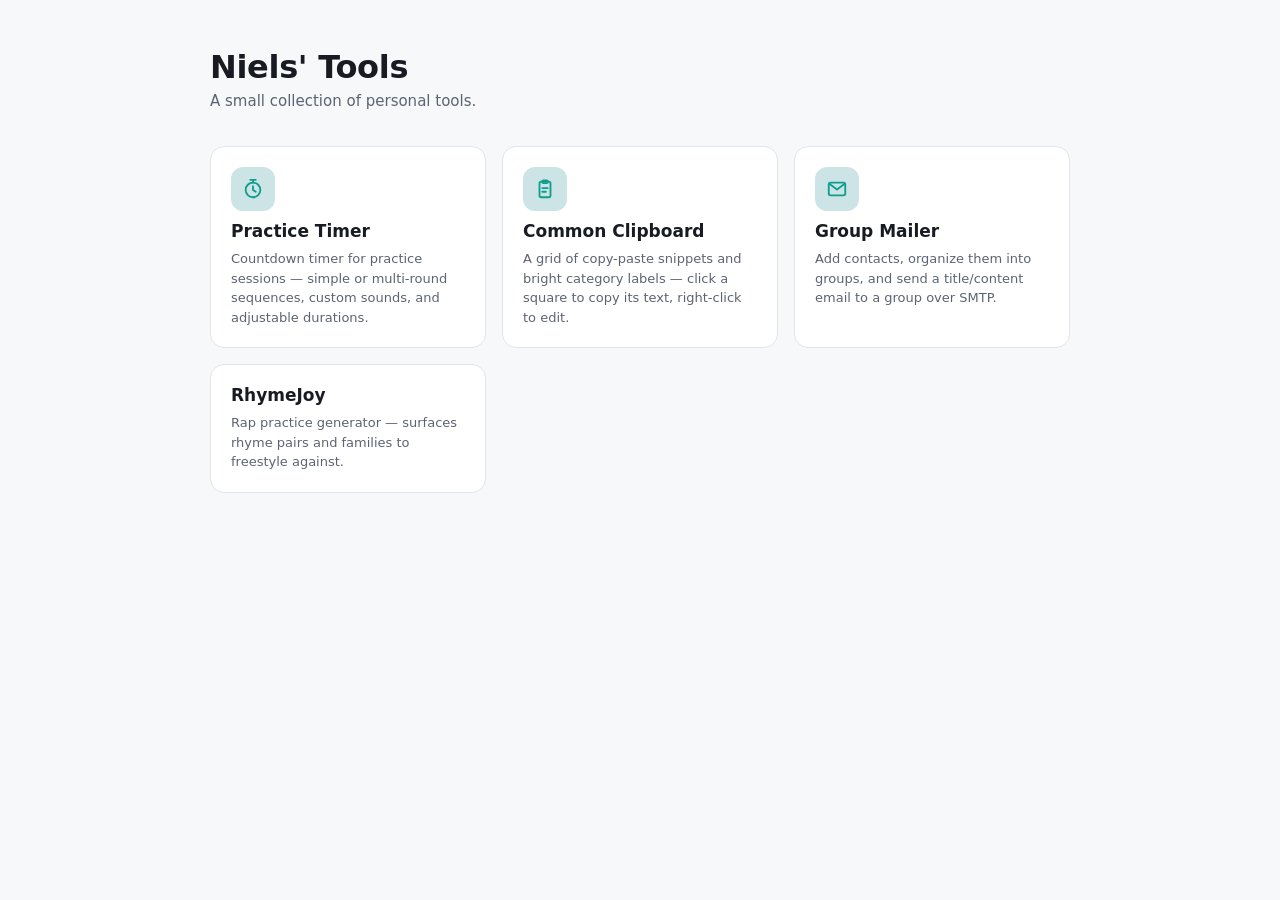
<file: index.html>
<!DOCTYPE html>
<html lang="en">
<head>
<meta charset="UTF-8">
<meta name="viewport" content="width=device-width, initial-scale=1.0">
<title>Niels' Tools</title>
<link rel="stylesheet" href="styles.css">
</head>
<body>
<div class="wrap">
  <header class="site-header">
    <h1>Niels' Tools</h1>
    <p class="tagline">A small collection of personal tools.</p>
  </header>

  <div class="tool-grid">
    <a class="tool-card" href="tools/practice-timer/index.html">
      <span class="tool-icon" aria-hidden="true">
        <svg viewBox="0 0 24 24" fill="none" stroke="currentColor" stroke-width="2" stroke-linecap="round" stroke-linejoin="round">
          <circle cx="12" cy="13" r="8"></circle>
          <path d="M12 9v4l3 2"></path>
          <path d="M9 2h6"></path>
          <path d="M12 2v3"></path>
        </svg>
      </span>
      <span class="tool-name">Practice Timer</span>
      <span class="tool-desc">Countdown timer for practice sessions — simple or multi-round sequences, custom sounds, and adjustable durations.</span>
    </a>
    <a class="tool-card" href="tools/common-clipboard/index.html">
      <span class="tool-icon" aria-hidden="true">
        <svg viewBox="0 0 24 24" fill="none" stroke="currentColor" stroke-width="2" stroke-linecap="round" stroke-linejoin="round">
          <rect x="6" y="4" width="12" height="17" rx="2"></rect>
          <rect x="9" y="2.5" width="6" height="3" rx="1"></rect>
          <path d="M9 11h6"></path>
          <path d="M9 15h4"></path>
        </svg>
      </span>
      <span class="tool-name">Common Clipboard</span>
      <span class="tool-desc">A grid of copy-paste snippets and bright category labels — click a square to copy its text, right-click to edit.</span>
    </a>
    <a class="tool-card" href="tools/group-mailer/index.html">
      <span class="tool-icon" aria-hidden="true">
        <svg viewBox="0 0 24 24" fill="none" stroke="currentColor" stroke-width="2" stroke-linecap="round" stroke-linejoin="round">
          <rect x="3" y="5" width="18" height="14" rx="2"></rect>
          <path d="m4 6.5 8 6 8-6"></path>
        </svg>
      </span>
      <span class="tool-name">Group Mailer</span>
      <span class="tool-desc">Add contacts, organize them into groups, and send a title/content email to a group over SMTP.</span>
    </a>
    <a class="tool-card" href="https://nielswritescode.github.io/freestyle-practice/">
      <span class="tool-name">RhymeJoy</span>
      <span class="tool-desc">Rap practice generator — surfaces rhyme pairs and families to freestyle against.</span>
    </a>
  </div>
</div>
</body>
</html>
</file>
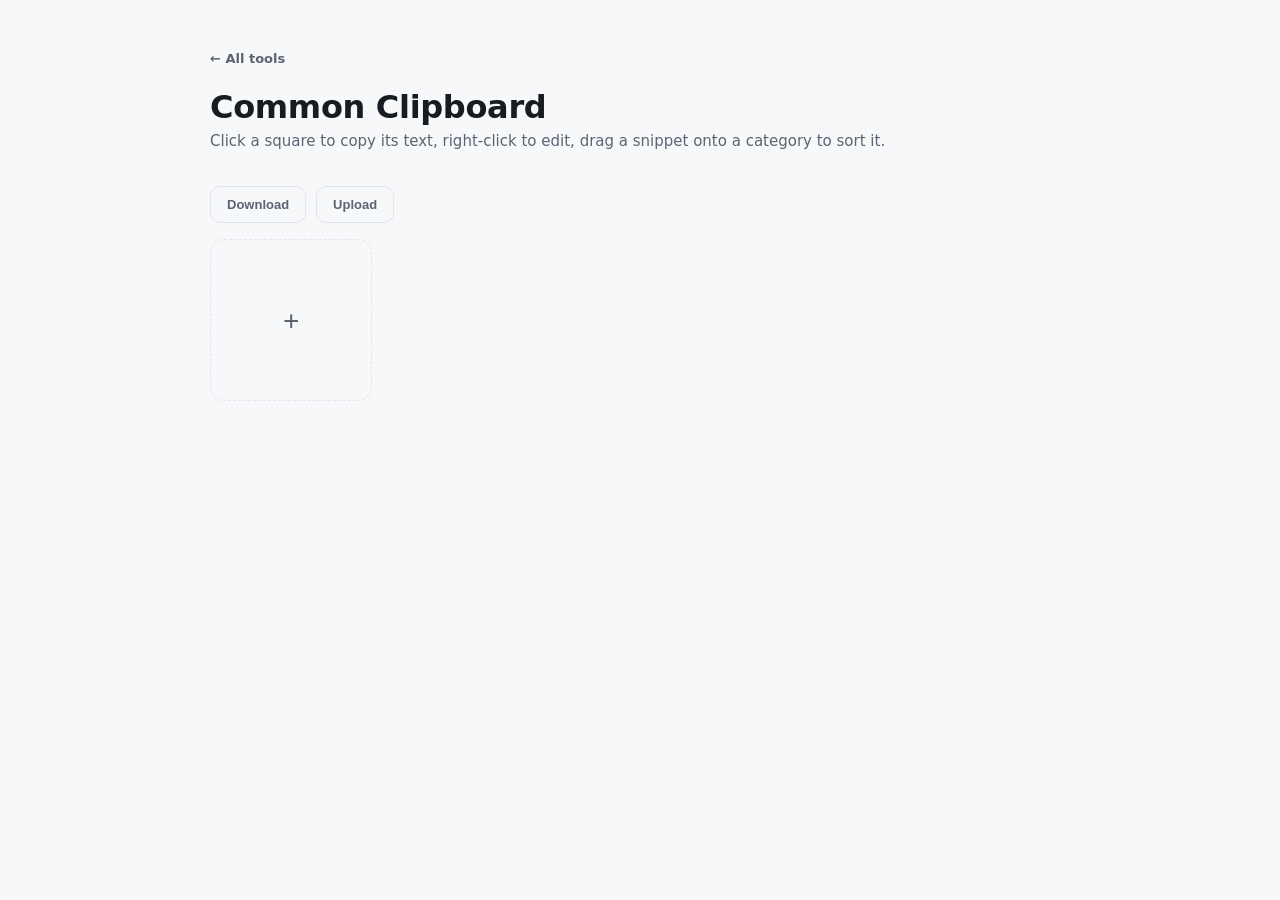
<file: tools/common-clipboard/index.html>
<!DOCTYPE html>
<html lang="en">
<head>
<meta charset="UTF-8">
<meta name="viewport" content="width=device-width, initial-scale=1.0">
<title>Common Clipboard — Niels' Tools</title>
<link rel="stylesheet" href="../../styles.css">
<link rel="stylesheet" href="clipboard.css">
</head>
<body>
<div class="wrap">
  <a class="back-link" href="../../index.html">&larr; All tools</a>
  <header class="site-header">
    <h1>Common Clipboard</h1>
    <p class="tagline">Click a square to copy its text, right-click to edit, drag a snippet onto a category to sort it.</p>
  </header>

  <div class="row" style="margin-bottom:16px;">
    <button type="button" class="btn-ghost" id="clipExportBtn">Download</button>
    <button type="button" class="btn-ghost" id="clipImportBtn">Upload</button>
    <input type="file" id="clipImportInput" accept="application/json,.json" hidden>
  </div>

  <div class="clip-board" id="clipBoard"></div>
</div>

<div class="clip-modal-backdrop" id="clipModalBackdrop" hidden>
  <div class="panel clip-modal">
    <div class="row center" id="clipTypeRow">
      <button type="button" class="pill clip-type-pill active" data-clip-type="snippet">Snippet</button>
      <button type="button" class="pill clip-type-pill" data-clip-type="category">Category</button>
    </div>

    <div id="clipSnippetFields">
      <div class="label">Text</div>
      <textarea class="clip-textarea" id="clipTextarea" rows="6" placeholder="Type or paste text…"></textarea>
    </div>

    <div id="clipCategoryFields" hidden>
      <div class="label">Category name</div>
      <input type="text" class="clip-category-input" id="clipCategoryInput" placeholder="e.g. Work" maxlength="40">
      <div class="label" style="margin-top:14px;">Color</div>
      <div class="row" id="clipColorRow"></div>
    </div>

    <div class="row" style="margin-top:14px;">
      <button type="button" class="btn-main" id="clipSaveBtn">Save</button>
      <button type="button" class="btn-ghost" id="clipCancelBtn">Cancel</button>
      <button type="button" class="btn-ghost clip-delete-btn" id="clipDeleteBtn">Delete</button>
    </div>
  </div>
</div>

<script src="clipboard.js"></script>
</body>
</html>
</file>
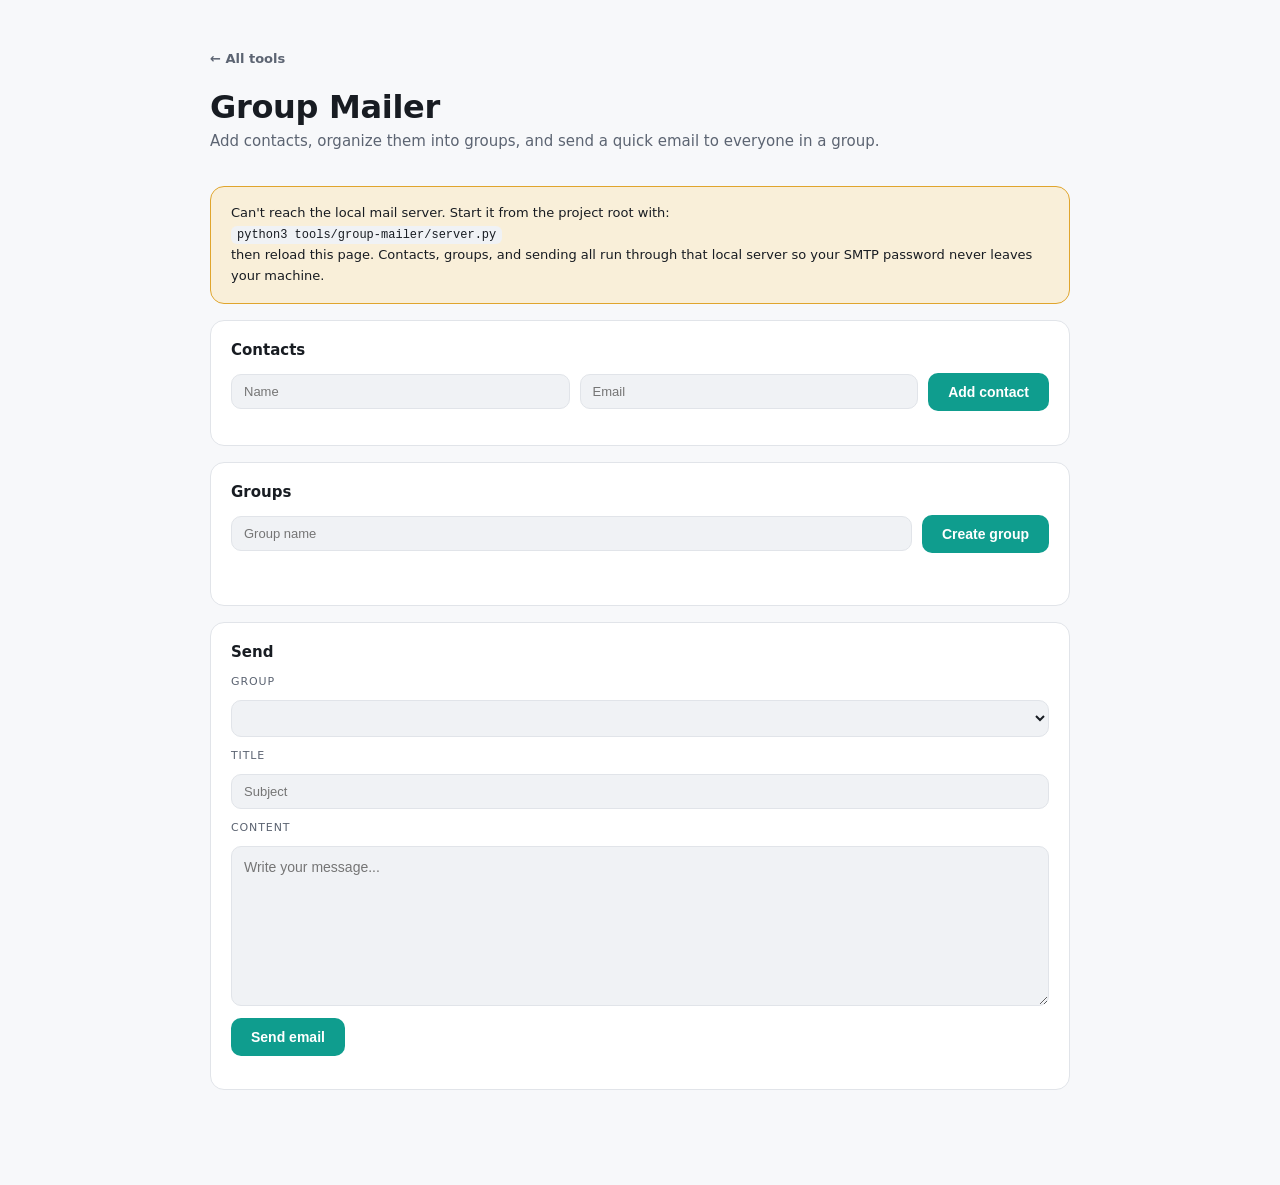
<file: tools/group-mailer/index.html>
<!DOCTYPE html>
<html lang="en">
<head>
<meta charset="UTF-8">
<meta name="viewport" content="width=device-width, initial-scale=1.0">
<title>Group Mailer — Niels' Tools</title>
<link rel="stylesheet" href="../../styles.css">
<link rel="stylesheet" href="mailer.css">
</head>
<body>
<div class="wrap">
  <a class="back-link" href="../../index.html">&larr; All tools</a>
  <header class="site-header">
    <h1>Group Mailer</h1>
    <p class="tagline">Add contacts, organize them into groups, and send a quick email to everyone in a group.</p>
  </header>

  <div class="mailer-banner" id="mailerBanner">
    Can't reach the local mail server. Start it from the project root with:
    <br><code>python3 tools/group-mailer/server.py</code>
    <br>then reload this page. Contacts, groups, and sending all run through that local server so your SMTP password never leaves your machine.
  </div>

  <div class="panel">
    <h2 class="mailer-section-title">Contacts</h2>
    <form class="row" id="contactForm">
      <input type="text" class="mailer-input" id="contactName" placeholder="Name" required>
      <input type="email" class="mailer-input" id="contactEmail" placeholder="Email" required>
      <button type="submit" class="btn-main">Add contact</button>
    </form>
    <div class="mailer-list" id="contactList"></div>
    <p class="mailer-empty" id="contactEmpty" hidden>No contacts yet — add one above.</p>
  </div>

  <div class="panel">
    <h2 class="mailer-section-title">Groups</h2>
    <form class="row" id="groupForm">
      <input type="text" class="mailer-input" id="groupName" placeholder="Group name" required>
      <button type="submit" class="btn-main">Create group</button>
    </form>
    <div class="mailer-checkbox-grid" id="groupNewMembers"></div>
    <p class="mailer-empty" id="groupNewEmpty" hidden>Add contacts first, then pick who's in this group.</p>

    <div class="mailer-list" id="groupList" style="margin-top:22px;"></div>
    <p class="mailer-empty" id="groupEmpty" hidden>No groups yet — create one above.</p>
  </div>

  <div class="panel">
    <h2 class="mailer-section-title">Send</h2>
    <div class="row">
      <div class="label">Group</div>
      <select class="mailer-select" id="sendGroup"></select>
    </div>
    <div class="row">
      <div class="label">Title</div>
      <input type="text" class="mailer-input" id="sendSubject" placeholder="Subject">
    </div>
    <div class="row">
      <div class="label">Content</div>
      <textarea class="mailer-textarea" id="sendBody" placeholder="Write your message..."></textarea>
    </div>
    <div class="row">
      <button type="button" class="btn-main" id="sendBtn">Send email</button>
    </div>
    <p class="mailer-status" id="sendStatus"></p>
  </div>
</div>
<script src="mailer.js"></script>
</body>
</html>
</file>
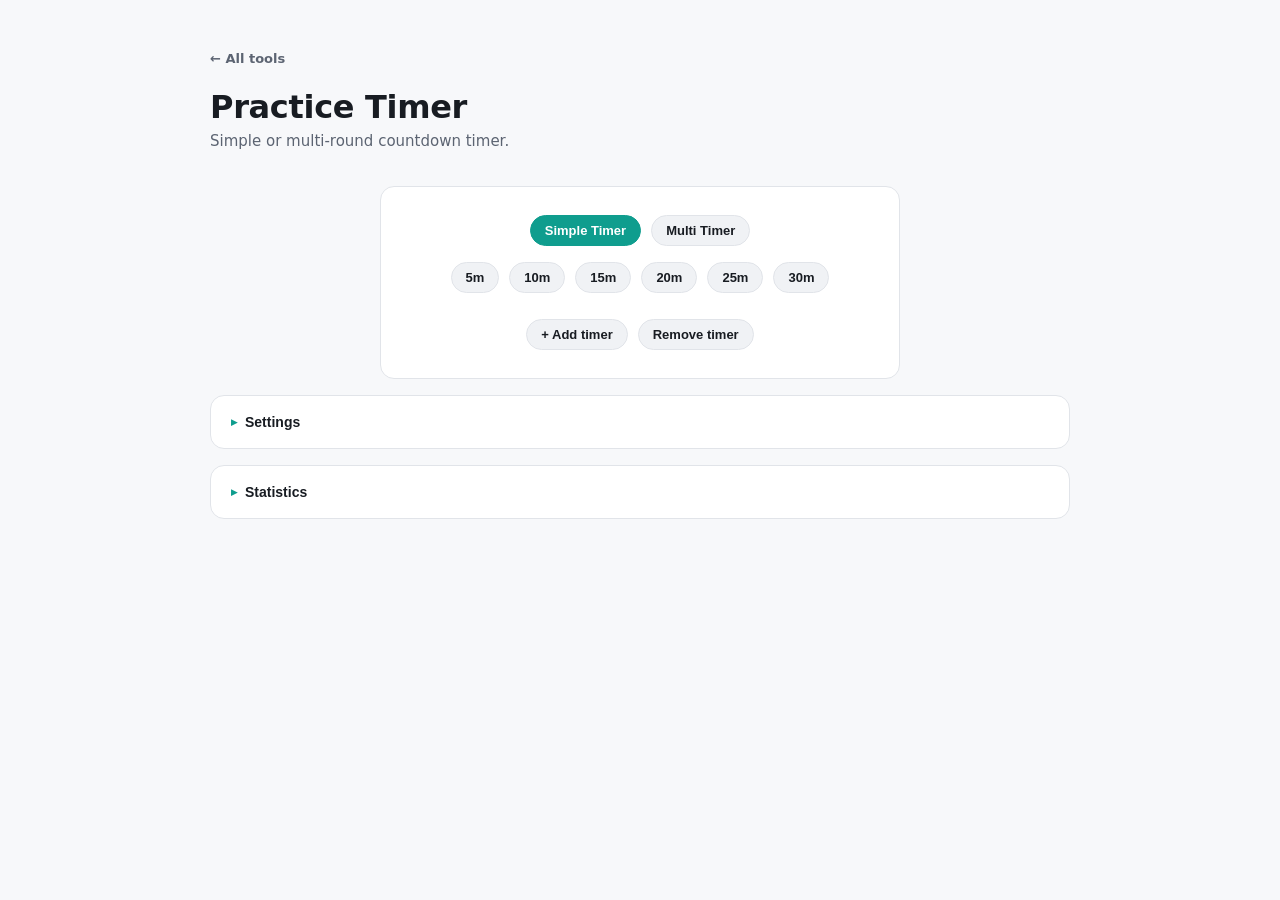
<file: tools/practice-timer/index.html>
<!DOCTYPE html>
<html lang="en">
<head>
<meta charset="UTF-8">
<meta name="viewport" content="width=device-width, initial-scale=1.0">
<title>Practice Timer — Niels' Tools</title>
<link rel="stylesheet" href="../../styles.css">
<link rel="stylesheet" href="timer.css">
</head>
<body>
<div class="practice-flash" id="practiceFlash" aria-hidden="true">PRACTICE</div>
<div class="wrap">
  <a class="back-link" href="../../index.html">&larr; All tools</a>
  <header class="site-header">
    <h1>Practice Timer</h1>
    <p class="tagline">Simple or multi-round countdown timer.</p>
  </header>

  <div class="panel timer-card">
    <div class="row center">
      <button type="button" class="pill timer-mode-pill active" data-timer-mode="simple">Simple Timer</button>
      <button type="button" class="pill timer-mode-pill" data-timer-mode="multi">Multi Timer</button>
    </div>

    <div class="timer-setup" id="timerSetup">
      <div class="timer-picker" id="timerPicker">
        <div class="row timer-duration-row center" id="timerDurationRow"></div>
        <div class="row timer-duration-controls center">
          <button type="button" class="pill" id="timerAddDurationBtn">+ Add timer</button>
          <button type="button" class="pill" id="timerRemoveDurationBtn">Remove timer</button>
          <button type="button" class="pill" id="timerAddSequenceBtn" hidden>Add sequence</button>
        </div>
        <div class="timer-saved-wrap" id="timerSavedWrap" hidden>
          <div class="label">Saved timers</div>
          <div class="row timer-duration-row center" id="timerSavedRow"></div>
        </div>
        <div class="timer-sequence" id="timerSequence" hidden></div>
        <div class="row timer-multi-actions center" id="timerMultiActions" hidden>
          <button type="button" class="btn-ghost timer-symbol-btn" id="timerReturnBtn" aria-label="Return — undo last">&#10005;</button>
          <button type="button" class="pill timer-symbol-btn" id="timerLoopBtn" aria-label="Loop">&#8734;</button>
          <button type="button" class="btn-ghost timer-symbol-btn" id="timerSaveBtn" aria-label="Save timer">&#128190;</button>
          <button type="button" class="btn-main timer-symbol-btn" id="timerConfirmBtn" aria-label="Confirm">&#10003;</button>
        </div>

        <div class="timer-sequence-build" id="timerSequenceBuild" hidden>
          <div class="label">Tap timers to build a sequence, then press a number to repeat it into the multi timer</div>
          <div class="timer-sequence" id="timerSubSequence"></div>
          <div class="row timer-multi-actions center">
            <button type="button" class="btn-ghost timer-symbol-btn" id="timerSubSequenceReturnBtn" aria-label="Return — undo last">&#10005;</button>
            <div class="timer-repeat-row" id="timerRepeatRow"></div>
          </div>
        </div>
      </div>
    </div>

    <div class="timer-running" id="timerRunning" hidden>
      <div class="timer-running-sequence-row" id="timerRunningSequenceRow">
        <div class="timer-sequence" id="timerRunningSequence"></div>
        <span class="timer-loop-indicator" id="timerLoopIndicator" aria-label="Looping" hidden>&#8734;</span>
      </div>
      <button type="button" class="timer-countdown" id="timerCountdown" aria-label="Stop timer">0:00</button>
    </div>
  </div>

  <details class="panel collapsible-panel" id="settingsDetails">
    <summary>Settings</summary>
    <div class="collapsible-body">
      <div class="row">
        <div class="label">Timer sound</div>
        <button type="button" class="pill timer-sound-pill active" data-timer-sound="chime">Chime</button>
        <button type="button" class="pill timer-sound-pill" data-timer-sound="bell">Bell</button>
        <button type="button" class="pill timer-sound-pill" data-timer-sound="beep">Beep</button>
        <button type="button" class="pill timer-sound-pill" data-timer-sound="gong">Gong</button>
        <button type="button" class="pill timer-sound-pill" data-timer-sound="ascend">Ascend</button>
        <button type="button" class="pill timer-sound-pill" data-timer-sound="waves">Waves</button>
        <button type="button" class="btn-ghost" id="timerSoundPreviewBtn">Preview</button>
      </div>
      <div class="row" style="margin-top:14px;">
        <div class="label">Timer volume</div>
        <input type="range" id="timerVolumeSlider" min="0" max="100" step="5" value="70">
        <span class="range-value" id="timerVolumeValue">70%</span>
      </div>
      <div class="row" style="margin-top:14px;">
        <div class="label">Keyboard shortcuts</div>
        <button type="button" class="pill timer-shortcuts-pill active" data-timer-shortcuts="on">On</button>
        <button type="button" class="pill timer-shortcuts-pill" data-timer-shortcuts="off">Off</button>
      </div>
      <ul class="timer-shortcuts-list" id="timerShortcutsList">
        <li><kbd>Space</kbd> Start (multi: confirm) / stop</li>
        <li><kbd>Esc</kbd> Stop running timer</li>
        <li><kbd>1</kbd>–<kbd>9</kbd> Pick the Nth timer (while building a sequence: repeat count)</li>
        <li><kbd>Backspace</kbd> Undo last queued timer</li>
        <li><kbd>S</kbd> / <kbd>M</kbd> Simple / Multi mode</li>
        <li><kbd>L</kbd> Toggle loop (multi)</li>
      </ul>
    </div>
  </details>

  <details class="panel collapsible-panel" id="statsDetails">
    <summary>Statistics</summary>
    <div class="collapsible-body">
      <div class="row">
        <div class="label">Timers completed</div>
        <span class="range-value" id="timerStatsCount">0</span>
      </div>
      <div class="row" style="margin-top:14px;">
        <div class="label">Total time practiced</div>
        <span class="range-value" id="timerStatsDuration">0s</span>
      </div>
    </div>
  </details>

  <dialog class="timer-add-dialog" id="timerAddDialog">
    <form class="timer-add-form" id="timerAddForm">
      <div class="label">New timer</div>
      <div class="row center">
        <button type="button" class="pill timer-add-unit-pill active" data-unit="minutes">Minutes</button>
        <button type="button" class="pill timer-add-unit-pill" data-unit="seconds">Seconds</button>
      </div>
      <div class="row center">
        <input type="number" id="timerAddValueInput" min="1" max="180" value="5">
      </div>
      <div class="row center">
        <button type="button" class="btn-ghost" id="timerAddCancelBtn">Cancel</button>
        <button type="submit" class="btn-main">Add</button>
      </div>
    </form>
  </dialog>

  <dialog class="timer-add-dialog" id="timerSaveDialog">
    <form class="timer-add-form" id="timerSaveForm">
      <div class="label">Save timer</div>
      <div class="row center">
        <input type="text" id="timerSaveNameInput" maxlength="40" placeholder="Name this timer">
      </div>
      <div class="row center">
        <button type="button" class="btn-ghost" id="timerSaveCancelBtn">Cancel</button>
        <button type="submit" class="btn-main">Save</button>
      </div>
    </form>
  </dialog>
</div>
<script src="timer.js"></script>
</body>
</html>
</file>
<file: styles.css>
:root{
  --bg:#0f1115;
  --panel:#161920;
  --panel-2:#1e2229;
  --ink:#eef1f6;
  --ink-dim:#8b93a1;
  --line:#282d36;
  --accent:#2dd4bf;
  --accent-ink:#0b1512;
}
@media (prefers-color-scheme: light){
  :root{
    --bg:#f7f8fa;
    --panel:#ffffff;
    --panel-2:#f0f2f5;
    --ink:#181c22;
    --ink-dim:#5c6472;
    --line:#e1e4e9;
    --accent:#0f9d8e;
    --accent-ink:#ffffff;
  }
}
*{box-sizing:border-box;}
html,body{margin:0;padding:0;}
body{
  background:var(--bg);
  color:var(--ink);
  font-family:'Inter',system-ui,-apple-system,sans-serif;
  min-height:100vh;
}
.wrap{
  max-width:900px;
  margin:0 auto;
  padding:48px 20px 80px;
}
a{color:inherit;}

.site-header{
  margin-bottom:36px;
}
.site-header h1{
  font-family:'Space Grotesk',system-ui,sans-serif;
  font-weight:700;
  font-size:32px;
  margin:0 0 6px;
  letter-spacing:-0.01em;
}
.site-header .tagline{
  color:var(--ink-dim);
  font-size:15px;
  margin:0;
}

.back-link{
  display:inline-flex;
  align-items:center;
  gap:6px;
  color:var(--ink-dim);
  text-decoration:none;
  font-size:13px;
  font-weight:600;
  margin-bottom:22px;
}
.back-link:hover{color:var(--ink);}

.tool-grid{
  display:grid;
  grid-template-columns:repeat(auto-fill, minmax(220px, 1fr));
  gap:16px;
}
.tool-card{
  display:flex;
  flex-direction:column;
  gap:8px;
  background:var(--panel);
  border:1px solid var(--line);
  border-radius:14px;
  padding:20px;
  text-decoration:none;
  color:var(--ink);
  transition:border-color .12s ease, transform .12s ease;
}
.tool-card:hover{
  border-color:var(--accent);
  transform:translateY(-2px);
}
.tool-icon{
  width:44px;
  height:44px;
  border-radius:12px;
  background:color-mix(in srgb, var(--accent) 16%, var(--panel-2));
  color:var(--accent);
  display:flex;
  align-items:center;
  justify-content:center;
  margin-bottom:2px;
}
.tool-icon svg{width:22px; height:22px;}
.tool-card .tool-name{
  font-family:'Space Grotesk',system-ui,sans-serif;
  font-weight:700;
  font-size:17px;
}
.tool-card .tool-desc{
  color:var(--ink-dim);
  font-size:13px;
  line-height:1.5;
}

.panel{
  background:var(--panel);
  border:1px solid var(--line);
  border-radius:14px;
  padding:20px;
  margin-bottom:16px;
}
.row{
  display:flex;
  align-items:center;
  gap:10px;
  flex-wrap:wrap;
}
.row + .row{margin-top:12px;}
.row.center{justify-content:center;}
.label{
  font-size:11px;
  text-transform:uppercase;
  letter-spacing:0.08em;
  color:var(--ink-dim);
  width:100%;
  margin-bottom:2px;
}
.pill{
  border:1px solid var(--line);
  background:var(--panel-2);
  color:var(--ink);
  border-radius:999px;
  padding:7px 14px;
  font-size:13px;
  font-weight:600;
  cursor:pointer;
  transition:all .12s ease;
  font-family:'Inter',sans-serif;
}
.pill:hover{border-color:var(--accent);}
.pill:focus-visible{outline:2px solid var(--accent); outline-offset:2px;}
.pill.active{
  background:var(--accent);
  color:var(--accent-ink);
  border-color:var(--accent);
}
.btn-main{
  border:none;
  background:var(--accent);
  color:var(--accent-ink);
  border-radius:10px;
  padding:11px 20px;
  font-size:14px;
  font-weight:700;
  cursor:pointer;
  font-family:'Space Grotesk',sans-serif;
}
.btn-main:hover{filter:brightness(1.08);}
.btn-main:focus-visible{outline:2px solid var(--ink); outline-offset:2px;}
.btn-ghost{
  border:1px solid var(--line);
  background:transparent;
  color:var(--ink-dim);
  border-radius:10px;
  padding:10px 16px;
  font-size:13px;
  font-weight:600;
  cursor:pointer;
  font-family:'Inter',sans-serif;
}
.btn-ghost:hover{color:var(--ink); border-color:var(--accent);}

input[type="number"]{
  background:var(--panel-2);
  border:1px solid var(--line);
  color:var(--ink);
  border-radius:999px;
  padding:7px 12px;
  font-size:13px;
  font-family:'Inter',sans-serif;
}
input[type="number"]:focus-visible{outline:2px solid var(--accent);}
input[type="range"]{
  flex:1;
  min-width:120px;
  accent-color:var(--accent);
  cursor:pointer;
}
input[type="range"]:focus-visible{outline:2px solid var(--accent); outline-offset:2px;}
.range-value{
  font-family:'Space Grotesk',sans-serif;
  font-size:13px;
  font-weight:700;
  color:var(--ink);
  min-width:32px;
  text-align:center;
}

.collapsible-panel{padding:4px 20px;}
.collapsible-panel summary{
  list-style:none;
  cursor:pointer;
  padding:14px 0;
  font-family:'Space Grotesk',sans-serif;
  font-weight:700;
  font-size:14px;
  color:var(--ink);
  display:flex;
  align-items:center;
  gap:8px;
}
.collapsible-panel summary::-webkit-details-marker{display:none;}
.collapsible-panel summary::before{
  content:"▸";
  color:var(--accent);
  font-size:12px;
  transition:transform .12s ease;
}
.collapsible-panel[open] summary::before{transform:rotate(90deg);}
.collapsible-body{
  padding:2px 0 18px;
  font-size:14px;
  line-height:1.5;
}
</file>
<file: tools/common-clipboard/clipboard.css>
.clip-board{
  display:flex;
  flex-direction:column;
  gap:16px;
}
.clip-grid{
  display:grid;
  grid-template-columns:repeat(auto-fill, minmax(140px, 1fr));
  gap:12px;
}

/* Wraps a category square and its member snippets so the group reads as one
   unit at a glance — a tinted, colored-to-match border rather than a plain
   panel, set inline per-group from the category's own color (see
   hexToRgba() in clipboard.js). Also the drop target for "join this
   category" — bigger and more forgiving than the header square alone. */
.clip-category-group{
  border:1px solid var(--line);
  border-radius:16px;
  padding:12px;
}

/* Shown in the uncategorized zone only when it's otherwise empty but at
   least one category exists — otherwise there'd be nowhere to drop a
   square to pull it back out of a category. */
.clip-empty-hint{
  grid-column:1 / -1;
  border:1px dashed var(--line);
  border-radius:14px;
  padding:20px;
  display:flex;
  align-items:center;
  justify-content:center;
  text-align:center;
  color:var(--ink-dim);
  font-size:12px;
  font-style:italic;
}

.clip-square.dragging{opacity:.4;}
.clip-grid.drag-over,
.clip-category-group.drag-over{
  outline:2px dashed var(--accent);
  outline-offset:4px;
}
.clip-square{
  position:relative;
  aspect-ratio:1;
  display:flex;
  align-items:flex-start;
  background:var(--panel);
  border:1px solid var(--line);
  border-radius:14px;
  padding:12px;
  cursor:pointer;
  text-align:left;
  color:var(--ink);
  font-family:'Inter',sans-serif;
  font-size:13px;
  line-height:1.4;
  overflow:hidden;
  transition:border-color .12s ease, transform .12s ease;
}
.clip-square:hover{border-color:var(--accent); transform:translateY(-2px);}
.clip-square:focus-visible{outline:2px solid var(--accent); outline-offset:2px;}

.clip-square-text{
  overflow:hidden;
  display:-webkit-box;
  -webkit-line-clamp:6;
  -webkit-box-orient:vertical;
  word-break:break-word;
  white-space:pre-wrap;
}

/* Brief "Copied" overlay on click — self-clearing via CSS animation, same
   trick as .practice-flash: remove/reflow/add lets it retrigger on repeat
   clicks instead of getting stuck by the animation's own "forwards" fill. */
.clip-square.copied::after{
  content:"Copied";
  position:absolute;
  inset:0;
  display:flex;
  align-items:center;
  justify-content:center;
  background:var(--accent);
  color:var(--accent-ink);
  font-family:'Space Grotesk',sans-serif;
  font-weight:700;
  font-size:13px;
  border-radius:13px;
  animation:clipCopiedFade 1s ease forwards;
}
@keyframes clipCopiedFade{
  0%{opacity:1;}
  70%{opacity:1;}
  100%{opacity:0;}
}

/* Category squares get their color inline (per-entry, picked from a fixed
   palette — see CATEGORY_COLORS in clipboard.js) rather than the neutral
   panel background; centered/uppercase so they read as a label, not a
   snippet. */
.clip-category{
  align-items:center;
  justify-content:center;
  text-align:center;
}
.clip-category .clip-square-text{
  font-family:'Space Grotesk',sans-serif;
  font-weight:700;
  font-size:14px;
  text-transform:uppercase;
  letter-spacing:0.04em;
  -webkit-line-clamp:3;
}

.clip-add{
  align-items:center;
  justify-content:center;
  background:transparent;
  border:1px dashed var(--line);
  color:var(--ink-dim);
  font-size:28px;
  font-family:'Space Grotesk',sans-serif;
}
.clip-add:hover{border-color:var(--accent); color:var(--accent); transform:translateY(-2px);}

.clip-modal-backdrop{
  position:fixed;
  inset:0;
  background:rgba(0,0,0,0.5);
  display:flex;
  align-items:center;
  justify-content:center;
  padding:20px;
  z-index:1000;
}
.clip-modal-backdrop[hidden]{display:none;}
.clip-modal{
  width:100%;
  max-width:420px;
  margin:0;
}
.clip-textarea{
  width:100%;
  min-height:140px;
  background:var(--panel-2);
  border:1px solid var(--line);
  color:var(--ink);
  border-radius:10px;
  padding:10px 12px;
  font-family:'Inter',sans-serif;
  font-size:14px;
  line-height:1.5;
  resize:vertical;
}
.clip-textarea:focus-visible{outline:2px solid var(--accent);}
.clip-category-input{
  width:100%;
  background:var(--panel-2);
  border:1px solid var(--line);
  color:var(--ink);
  border-radius:10px;
  padding:10px 12px;
  font-family:'Inter',sans-serif;
  font-size:14px;
}
.clip-category-input:focus-visible{outline:2px solid var(--accent);}
.clip-color-swatch{
  width:30px;
  height:30px;
  border-radius:50%;
  border:2px solid transparent;
  padding:0;
  cursor:pointer;
  transition:transform .12s ease, border-color .12s ease;
}
.clip-color-swatch:hover{transform:scale(1.1);}
.clip-color-swatch.active{border-color:var(--ink);}
.clip-color-swatch:focus-visible{outline:2px solid var(--ink); outline-offset:2px;}
.clip-delete-btn{margin-left:auto; color:#e5484d;}
.clip-delete-btn:hover{border-color:#e5484d; color:#e5484d;}
</file>
<file: tools/group-mailer/mailer.css>
.mailer-banner{
  display:none;
  background:color-mix(in srgb, #e0a52d 18%, var(--panel));
  border:1px solid #e0a52d;
  color:var(--ink);
  border-radius:14px;
  padding:16px 20px;
  margin-bottom:16px;
  font-size:13px;
  line-height:1.6;
}
.mailer-banner.visible{display:block;}
.mailer-banner code{
  background:var(--panel-2);
  border-radius:6px;
  padding:2px 6px;
  font-size:12px;
}

.mailer-section-title{
  font-family:'Space Grotesk',system-ui,sans-serif;
  font-weight:700;
  font-size:15px;
  margin:0 0 14px;
}

.mailer-list{
  display:flex;
  flex-direction:column;
  gap:8px;
  margin-top:14px;
}
.mailer-item{
  display:flex;
  align-items:center;
  gap:10px;
  background:var(--panel-2);
  border:1px solid var(--line);
  border-radius:10px;
  padding:10px 12px;
}
.mailer-item-main{flex:1; min-width:0;}
.mailer-item-name{font-weight:600; font-size:13px;}
.mailer-item-sub{color:var(--ink-dim); font-size:12px;}
.mailer-item-del{
  border:none;
  background:transparent;
  color:var(--ink-dim);
  cursor:pointer;
  font-size:16px;
  line-height:1;
  padding:4px 6px;
  border-radius:6px;
}
.mailer-item-del:hover{color:#e6544d; background:color-mix(in srgb, #e6544d 12%, transparent);}
.mailer-empty{color:var(--ink-dim); font-size:13px; margin-top:10px;}

.mailer-checkbox-grid{
  display:flex;
  flex-wrap:wrap;
  gap:8px;
  margin-top:10px;
}
.mailer-checkbox-pill{
  display:inline-flex;
  align-items:center;
  gap:6px;
  border:1px solid var(--line);
  background:var(--panel-2);
  border-radius:999px;
  padding:6px 12px 6px 8px;
  font-size:13px;
  cursor:pointer;
  user-select:none;
}
.mailer-checkbox-pill input{accent-color:var(--accent); cursor:pointer;}
.mailer-checkbox-pill:has(input:checked){border-color:var(--accent);}

input[type="text"].mailer-input,
input[type="email"].mailer-input{
  background:var(--panel-2);
  border:1px solid var(--line);
  color:var(--ink);
  border-radius:10px;
  padding:9px 12px;
  font-size:13px;
  font-family:'Inter',sans-serif;
  flex:1;
  min-width:160px;
}
input.mailer-input:focus-visible{outline:2px solid var(--accent);}

.mailer-textarea{
  background:var(--panel-2);
  border:1px solid var(--line);
  color:var(--ink);
  border-radius:10px;
  padding:12px;
  font-size:14px;
  font-family:'Inter',sans-serif;
  width:100%;
  min-height:160px;
  resize:vertical;
}
.mailer-textarea:focus-visible{outline:2px solid var(--accent);}

select.mailer-select{
  background:var(--panel-2);
  border:1px solid var(--line);
  color:var(--ink);
  border-radius:10px;
  padding:9px 12px;
  font-size:13px;
  font-family:'Inter',sans-serif;
  flex:1;
  min-width:160px;
}

.mailer-status{
  margin-top:12px;
  font-size:13px;
  line-height:1.5;
}
.mailer-status.error{color:#e6544d;}
.mailer-status.success{color:var(--accent);}

.mailer-group-header{
  display:flex;
  align-items:center;
  justify-content:space-between;
  gap:10px;
}
</file>
<file: tools/practice-timer/timer.css>
.timer-card{
  display:flex;
  flex-direction:column;
  align-items:center;
  gap:16px;
  text-align:center;
  max-width:520px;
  margin:0 auto 16px;
  padding:28px 20px;
}
.timer-setup[hidden],
.timer-running[hidden]{display:none;}
.timer-setup,
.timer-picker,
.timer-running{
  display:flex;
  flex-direction:column;
  align-items:center;
  gap:14px;
  width:100%;
}
.timer-sequence{
  display:flex;
  flex-wrap:wrap;
  justify-content:center;
  gap:8px;
}
.timer-sequence[hidden]{display:none;}
.timer-saved-wrap{width:100%;}
.timer-saved-wrap[hidden]{display:none;}
.timer-multi-actions[hidden]{display:none;}
.timer-sequence-build[hidden]{display:none;}
.timer-sequence-build{
  display:flex;
  flex-direction:column;
  align-items:center;
  gap:14px;
  width:100%;
}
.timer-repeat-row{
  display:flex;
  flex-wrap:wrap;
  justify-content:center;
  gap:6px;
}
.timer-repeat-btn{
  width:36px;
  height:36px;
  padding:0;
  display:inline-flex;
  align-items:center;
  justify-content:center;
  font-family:'Space Grotesk',sans-serif;
}
#timerAddSequenceBtn.active{background:var(--accent); color:var(--accent-ink); border-color:var(--accent);}
.timer-running-sequence-row{
  display:flex;
  align-items:center;
  justify-content:center;
  gap:10px;
  flex-wrap:wrap;
}
/* Same glyph as #timerLoopBtn in the setup screen — the running view has no
   other loop control visible, so this is the only way to tell mid-countdown
   whether it'll repeat after the last item. */
.timer-loop-indicator{
  color:var(--accent);
  font-size:20px;
  line-height:1;
}
/* Its own accent-adjacent color rather than the main accent — the sequence
   squares read as their own thing at a glance, distinct from the mode pills
   and Return/Loop/Confirm buttons right next to them. */
.timer-square{
  width:44px;
  height:44px;
  border-radius:10px;
  background:var(--panel-2);
  border:1px solid var(--accent);
  display:flex;
  align-items:center;
  justify-content:center;
  font-family:'Space Grotesk',sans-serif;
  font-weight:700;
  font-size:12px;
  color:var(--ink);
  flex-shrink:0;
}
.timer-square.active{
  background:var(--accent);
  color:var(--accent-ink);
  border-color:var(--accent);
}
.timer-square.done{opacity:.4;}
#timerLoopBtn.active{background:var(--accent); color:var(--accent-ink); border-color:var(--accent);}

/* Remove mode gives every chip a dashed border and a small "x" badge so it
   reads as "tap to delete" instead of "tap to start/queue". */
.timer-duration-row.remove-mode .timer-duration-btn{
  border-style:dashed;
  border-color:var(--ink-dim);
  position:relative;
}
.timer-duration-row.remove-mode .timer-duration-btn::after{
  content:"\00d7";
  position:absolute;
  top:-7px;
  right:-7px;
  width:16px;
  height:16px;
  border-radius:50%;
  background:var(--ink);
  color:var(--panel);
  font-size:11px;
  line-height:16px;
  font-weight:700;
}
@keyframes timerChipIn{
  0%{opacity:0; transform:scale(.6);}
  100%{opacity:1; transform:scale(1);}
}
@keyframes timerChipOut{
  0%{opacity:1; transform:scale(1);}
  100%{opacity:0; transform:scale(.6);}
}
.timer-duration-btn.entering{animation:timerChipIn .22s ease-out;}
.timer-duration-btn.removing{animation:timerChipOut .18s ease-in forwards; pointer-events:none;}

/* The "Add timer" popup — a native <dialog> so Escape-to-close and the
   backdrop/top-layer stacking come for free; only its box and entrance get
   custom styling here. */
.timer-add-dialog{
  border:1px solid var(--line);
  border-radius:14px;
  background:var(--panel);
  color:var(--ink);
  padding:24px;
  max-width:280px;
  width:calc(100% - 40px);
}
.timer-add-dialog::backdrop{background:rgba(0,0,0,0.5);}
.timer-add-dialog[open]{animation:timerDialogIn .18s ease-out;}
@keyframes timerDialogIn{
  0%{opacity:0; transform:scale(.92) translateY(8px);}
  100%{opacity:1; transform:scale(1) translateY(0);}
}
.timer-add-form{
  display:flex;
  flex-direction:column;
  gap:14px;
  width:100%;
}
.timer-add-form #timerAddValueInput{width:100%; text-align:center;}
.timer-add-form #timerSaveNameInput{
  width:100%;
  text-align:center;
  background:var(--panel-2);
  border:1px solid var(--line);
  color:var(--ink);
  border-radius:999px;
  padding:7px 12px;
  font-size:13px;
  font-family:'Inter',sans-serif;
}
.timer-add-form #timerSaveNameInput:focus-visible{outline:2px solid var(--accent);}

/* Return/Loop/Confirm read as icons rather than text pills — square-ish and
   a bit larger so a single glyph doesn't look lost. */
.timer-symbol-btn{
  width:46px;
  height:40px;
  padding:0;
  font-size:18px;
  line-height:1;
  display:inline-flex;
  align-items:center;
  justify-content:center;
}
/* A <button>, not just a display — clicking the number itself is the only
   way to stop a running timer, so it needs to read as interactive. */
.timer-countdown{
  border:none;
  background:none;
  padding:0;
  cursor:pointer;
  font-family:'Space Grotesk',sans-serif;
  font-weight:700;
  font-size:clamp(48px,14vw,88px);
  line-height:1;
  color:var(--accent);
  font-variant-numeric:tabular-nums;
}
.timer-countdown:hover{filter:brightness(1.15);}
.timer-countdown:focus-visible{outline:2px solid var(--ink); outline-offset:4px;}

/* A brief full-screen flash of "PRACTICE" fired once when a timer queue
   actually starts (not on each item within a multi-timer sequence) —
   purely decorative, so pointer-events:none and aria-hidden keep it out of
   the way of clicks and screen readers. Triggered by toggling .show; the
   animation's own "forwards" fill keeps it invisible at rest without
   needing separate hide-after-timeout JS. */
.practice-flash{
  position:fixed;
  inset:0;
  z-index:9999;
  display:flex;
  align-items:center;
  justify-content:center;
  font-family:'Space Grotesk',sans-serif;
  font-weight:800;
  font-size:clamp(48px, 12vw, 140px);
  letter-spacing:0.05em;
  color:var(--accent);
  background:rgba(0,0,0,0.35);
  opacity:0;
  pointer-events:none;
}
/* 7 alternate looks for the flash, picked at random each time by
   flashPracticeWordart() (timer.js) — each is a class paired with .show,
   never applied on its own, so this can't collide with .practice-flash's
   resting opacity:0. */
.practice-flash.show.flash-glow{animation:practiceFlashGlow 1.6s ease-out forwards;}
@keyframes practiceFlashGlow{
  0%{opacity:0; transform:scale(.7);}
  10%{opacity:1; transform:scale(1.05); text-shadow:0 0 20px var(--accent), 0 0 60px var(--accent);}
  85%{opacity:1;}
  100%{opacity:0; transform:scale(1);}
}
.practice-flash.show.flash-slide{animation:practiceFlashSlide 1.5s cubic-bezier(.16,1,.3,1) forwards;}
@keyframes practiceFlashSlide{
  0%{opacity:0; transform:translateX(-40vw) skewX(-15deg);}
  15%{opacity:1; transform:translateX(0) skewX(-6deg); text-shadow:0 0 20px var(--accent);}
  30%{transform:translateX(0) skewX(0deg);}
  80%{opacity:1;}
  100%{opacity:0; transform:translateX(20px);}
}
.practice-flash.show.flash-flicker{animation:practiceFlashFlicker 1.7s linear forwards;}
@keyframes practiceFlashFlicker{
  0%{opacity:0;}
  5%{opacity:1; text-shadow:0 0 25px var(--accent), 0 0 60px var(--accent);}
  10%{opacity:.2;}
  15%{opacity:1;}
  20%{opacity:.3;}
  25%{opacity:1;}
  70%{opacity:1;}
  85%{opacity:.4;}
  92%{opacity:1;}
  100%{opacity:0;}
}
.practice-flash.show.flash-wipe{animation:practiceFlashWipe 1.6s ease-in-out forwards;}
@keyframes practiceFlashWipe{
  0%{opacity:1; clip-path:inset(0 100% 0 0); text-shadow:0 0 20px var(--accent);}
  45%{clip-path:inset(0 0% 0 0);}
  85%{opacity:1; clip-path:inset(0 0% 0 0);}
  100%{opacity:0; clip-path:inset(0 0% 0 0);}
}
.practice-flash.show.flash-glitch{animation:practiceFlashGlitch 1.5s steps(1,end) forwards;}
@keyframes practiceFlashGlitch{
  0%{opacity:0; transform:translate(0,0);}
  8%{opacity:1; color:var(--ink); text-shadow:-3px 0 var(--accent), 3px 0 var(--ink-dim); transform:translate(-2px,1px);}
  16%{text-shadow:3px 0 var(--accent), -3px 0 var(--ink-dim); transform:translate(2px,-1px);}
  24%{text-shadow:-2px 0 var(--ink-dim), 2px 0 var(--accent); transform:translate(-1px,0);}
  32%{text-shadow:none; color:var(--accent); transform:translate(0,0);}
  45%{text-shadow:2px 0 var(--ink-dim), -2px 0 var(--accent); transform:translate(1px,1px);}
  55%{text-shadow:none; transform:translate(0,0);}
  85%{opacity:1;}
  100%{opacity:0;}
}
.practice-flash.show.flash-zoom{animation:practiceFlashZoom 1.6s cubic-bezier(.2,.8,.2,1) forwards;}
@keyframes practiceFlashZoom{
  0%{opacity:0; transform:scale(3); filter:blur(20px);}
  25%{opacity:1; transform:scale(1); filter:blur(0px); text-shadow:0 0 30px var(--accent);}
  80%{opacity:1; transform:scale(1);}
  100%{opacity:0; transform:scale(.9); filter:blur(4px);}
}
.practice-flash.show.flash-flip{animation:practiceFlashFlip 1.6s ease-out forwards;}
@keyframes practiceFlashFlip{
  0%{opacity:0; transform:perspective(600px) rotateX(90deg);}
  20%{opacity:1; transform:perspective(600px) rotateX(0deg); text-shadow:0 0 20px var(--accent);}
  60%{transform:perspective(600px) rotateX(0deg);}
  85%{opacity:1;}
  100%{opacity:0; transform:perspective(600px) rotateX(-20deg);}
}

/* 7 alternate visual looks, layered independently on top of whichever
   flash-* rollin is picked (see PRACTICE_FLASH_STYLES in timer.js). Each
   only sets properties the rollin keyframes above never touch, so the two
   axes can be combined freely without one clobbering the other mid-run. */
.practice-flash.show.style-outline{-webkit-text-stroke:3px var(--ink); font-weight:900;}
.practice-flash.show.style-mono{font-family:'Courier New',ui-monospace,monospace; font-weight:700; letter-spacing:0.02em;}
.practice-flash.show.style-card{background:var(--panel); border:4px solid var(--ink); border-radius:20px; padding:0.15em 0.5em; box-shadow:10px 10px 0 var(--ink);}
.practice-flash.show.style-underline{text-decoration:underline wavy; text-decoration-color:var(--ink-dim); text-underline-offset:14px; text-decoration-thickness:6px;}
.practice-flash.show.style-italic{font-family:Georgia,'Times New Roman',serif; font-style:italic; font-weight:700;}
.practice-flash.show.style-wide{letter-spacing:0.35em; font-weight:500;}
.practice-flash.show.style-neon{background:radial-gradient(ellipse at center, var(--panel-2) 0%, transparent 70%); border-radius:28px; padding:0.2em 0.6em; backdrop-filter:blur(2px);}

.timer-shortcuts-list{
  list-style:none;
  margin:12px 0 0;
  padding:0;
  font-size:13px;
  color:var(--ink-dim);
  display:grid;
  gap:6px;
}
.timer-shortcuts-list.disabled{opacity:0.45;}
.timer-shortcuts-list kbd{
  font-family:inherit;
  font-size:12px;
  font-weight:600;
  color:var(--ink);
  background:var(--panel-2);
  border:1px solid var(--line);
  border-radius:6px;
  padding:1px 6px;
}
</file>
